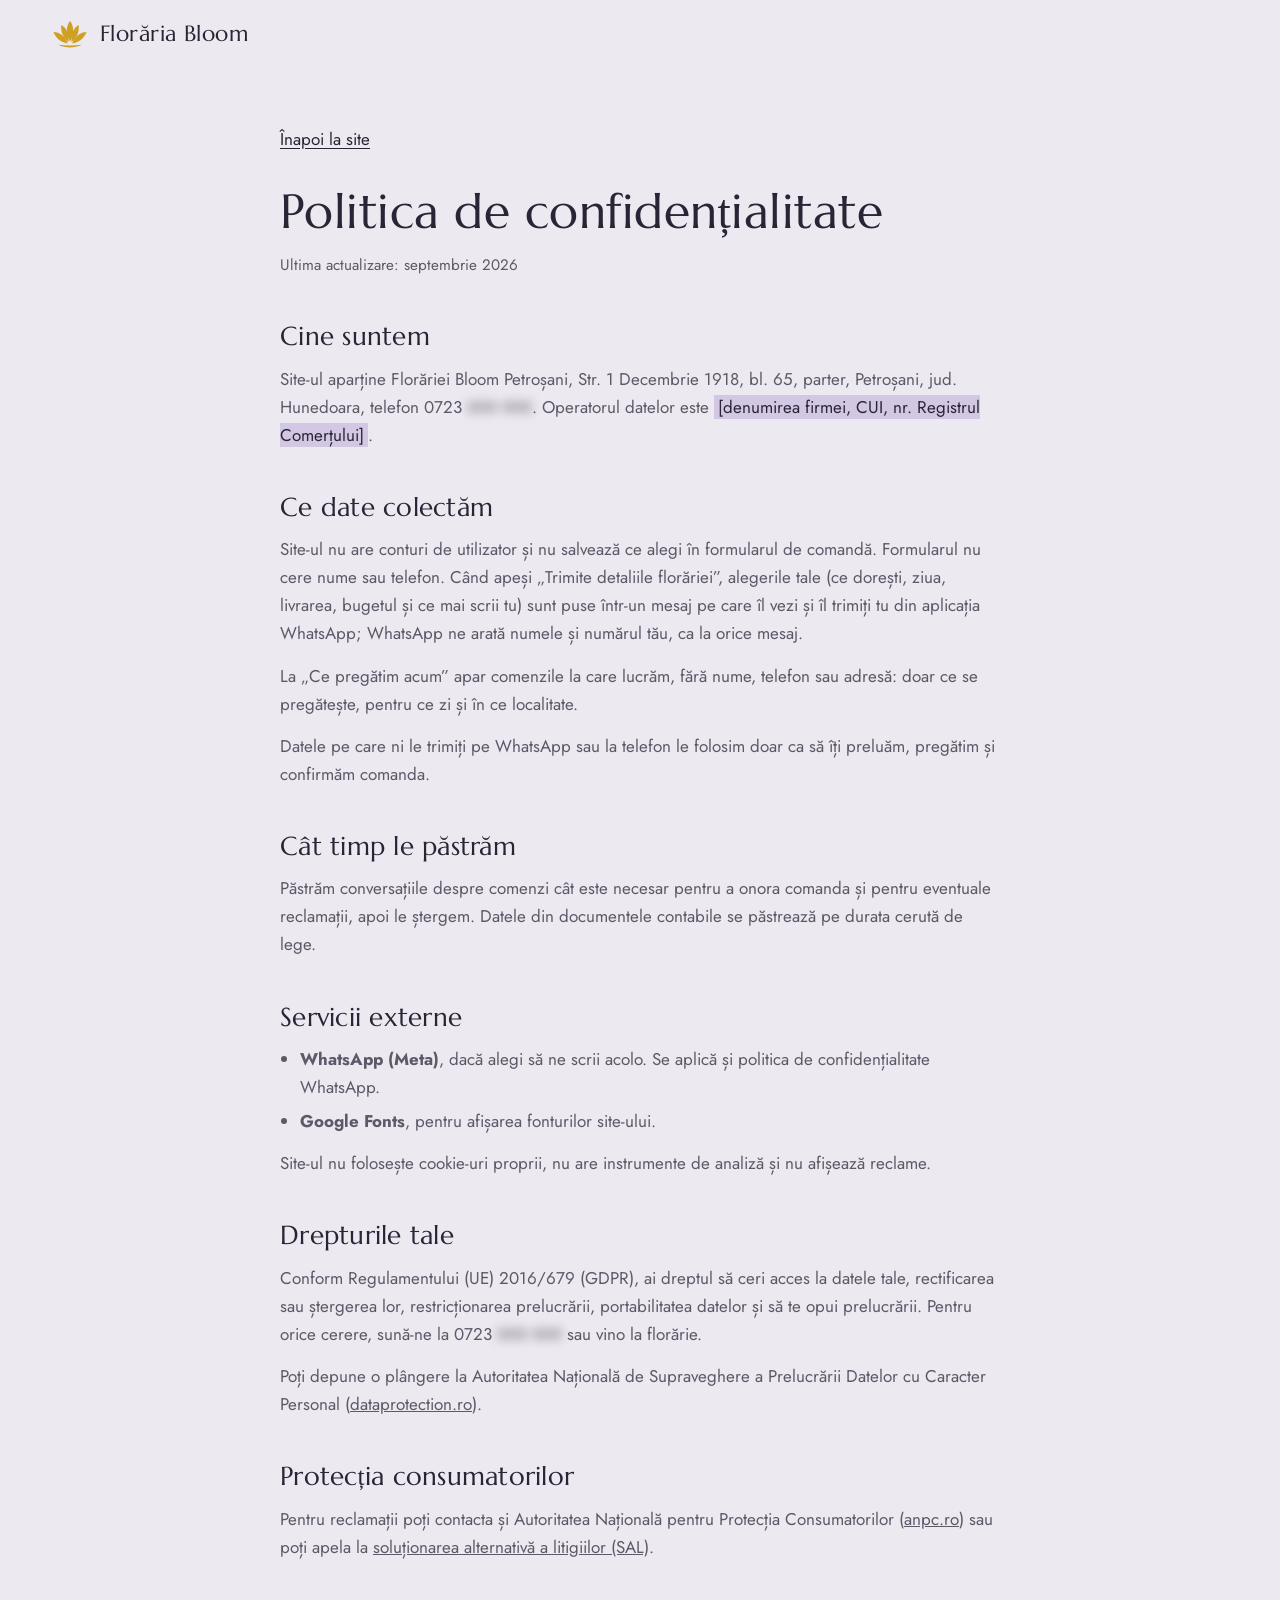
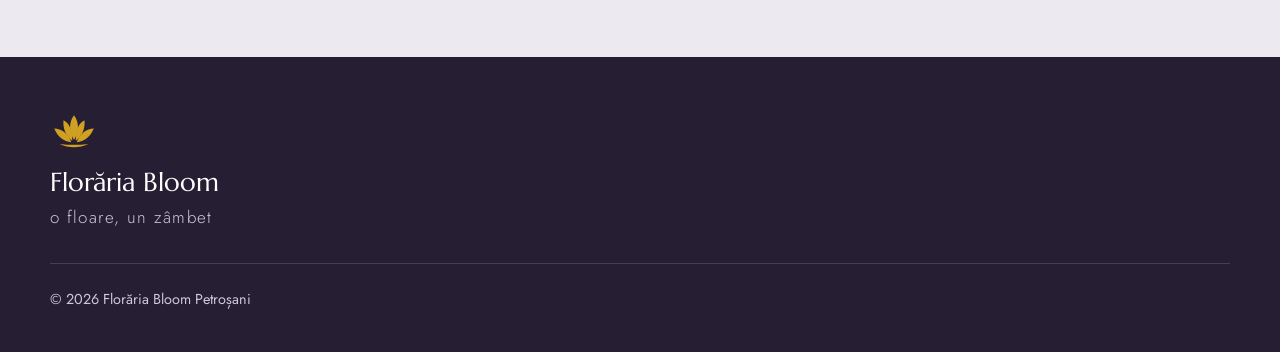
<file: politica-de-confidentialitate.html>
<!doctype html>
<html lang="ro">
<head>
  <meta charset="utf-8">
  <meta name="viewport" content="width=device-width, initial-scale=1">
  <title>Politica de confidențialitate | Florăria Bloom Petroșani</title>
  <meta name="description" content="Cum folosește Florăria Bloom Petroșani datele personale transmise prin site.">
  <meta name="robots" content="noindex">
  <link rel="icon" href="img/lotus.svg" type="image/svg+xml">
  <link rel="preconnect" href="https://fonts.googleapis.com">
  <link rel="preconnect" href="https://fonts.gstatic.com" crossorigin>
  <link href="https://fonts.googleapis.com/css2?family=Jost:wght@300;400;500&family=Marcellus&display=swap" rel="stylesheet">
  <link rel="stylesheet" href="css/style.css">
  <style>
    .legal { padding-block: 56px 96px; }
    .legal .wrap { max-width: 720px; }
    .legal h1 { font-size: clamp(2.2rem, 5vw, 3rem); margin-bottom: 12px; }
    .legal h2 { font-size: 1.6rem; margin-top: 44px; }
    .legal p, .legal li { color: var(--ink-soft); }
    .legal p { margin-top: 14px; }
    .legal ul { padding-left: 1.2em; margin: 14px 0 0; }
    .legal li + li { margin-top: 6px; }
    .legal .updated { font-size: .95rem; }
    .todo { background: var(--lilac-deep); color: var(--ink); padding: 0 4px; }
    .back { display: inline-block; margin-bottom: 32px; text-underline-offset: 3px; }
  </style>
</head>
<body>
  <header class="site-header">
    <div class="wrap header-inner">
      <a class="brand" href="index.html">
        <img src="img/lotus.svg" alt="" width="40" height="30">
        <span>Florăria Bloom</span>
      </a>
    </div>
  </header>

  <main class="legal">
    <div class="wrap">
      <a class="back" href="index.html">Înapoi la site</a>
      <h1>Politica de confidențialitate</h1>
      <p class="updated">Ultima actualizare: septembrie 2026</p>

      <h2>Cine suntem</h2>
      <p>Site-ul aparține Florăriei Bloom Petroșani, Str. 1 Decembrie 1918, bl. 65, parter, Petroșani, jud. Hunedoara, telefon 0723 <span class="redact" aria-hidden="true">000 000</span>. Operatorul datelor este <span class="todo">[denumirea firmei, CUI, nr. Registrul Comerțului]</span>.</p>

      <h2>Ce date colectăm</h2>
      <p>Site-ul nu are conturi de utilizator și nu salvează ce alegi în formularul de comandă. Formularul nu cere nume sau telefon. Când apeși „Trimite detaliile florăriei”, alegerile tale (ce dorești, ziua, livrarea, bugetul și ce mai scrii tu) sunt puse într-un mesaj pe care îl vezi și îl trimiți tu din aplicația WhatsApp; WhatsApp ne arată numele și numărul tău, ca la orice mesaj.</p>
      <p>La „Ce pregătim acum” apar comenzile la care lucrăm, fără nume, telefon sau adresă: doar ce se pregătește, pentru ce zi și în ce localitate.</p>
      <p>Datele pe care ni le trimiți pe WhatsApp sau la telefon le folosim doar ca să îți preluăm, pregătim și confirmăm comanda.</p>

      <h2>Cât timp le păstrăm</h2>
      <p>Păstrăm conversațiile despre comenzi cât este necesar pentru a onora comanda și pentru eventuale reclamații, apoi le ștergem. Datele din documentele contabile se păstrează pe durata cerută de lege.</p>

      <h2>Servicii externe</h2>
      <ul>
        <li><strong>WhatsApp (Meta)</strong>, dacă alegi să ne scrii acolo. Se aplică și politica de confidențialitate WhatsApp.</li>
        <li><strong>Google Fonts</strong>, pentru afișarea fonturilor site-ului.</li>
      </ul>
      <p>Site-ul nu folosește cookie-uri proprii, nu are instrumente de analiză și nu afișează reclame.</p>

      <h2>Drepturile tale</h2>
      <p>Conform Regulamentului (UE) 2016/679 (GDPR), ai dreptul să ceri acces la datele tale, rectificarea sau ștergerea lor, restricționarea prelucrării, portabilitatea datelor și să te opui prelucrării. Pentru orice cerere, sună-ne la 0723 <span class="redact" aria-hidden="true">000 000</span> sau vino la florărie.</p>
      <p>Poți depune o plângere la Autoritatea Națională de Supraveghere a Prelucrării Datelor cu Caracter Personal (<a href="https://www.dataprotection.ro/" rel="noopener" target="_blank">dataprotection.ro</a>).</p>

      <h2>Protecția consumatorilor</h2>
      <p>Pentru reclamații poți contacta și Autoritatea Națională pentru Protecția Consumatorilor (<a href="https://anpc.ro/" rel="noopener" target="_blank">anpc.ro</a>) sau poți apela la <a href="https://anpc.ro/ce-este-sal/" rel="noopener" target="_blank">soluționarea alternativă a litigiilor (SAL)</a>.</p>
    </div>
  </main>

  <footer class="site-footer">
    <div class="wrap footer-inner">
      <div class="footer-brand">
        <img src="img/lotus.svg" alt="" width="48" height="36">
        <p class="footer-name">Florăria Bloom</p>
        <p class="footer-tag">o floare, un zâmbet</p>
      </div>
      <p class="footer-copy">© 2026 Florăria Bloom Petroșani</p>
    </div>
  </footer>
  <script src="maintenance.js?v=1" defer data-brand="Florăria Bloom" data-bg="#261E33" data-fg="#F8F7FA" data-accent="#CFA021" data-font="Jost, system-ui, sans-serif" data-display="Marcellus, Georgia, serif"></script>
</body>
</html>
</file>
<file: css/style.css>
:root {
  --ink: #2B2436;
  --ink-soft: #5E5869;
  --plum: #4B3462;
  --plum-hover: #5E427A;
  --plum-deep: #261E33;
  --mauve: #7A5494;
  --lilac: #E4DDEE;
  --lilac-deep: #D3C8E3;
  --mist: #ECEAF0;
  --card: #F8F7FA;
  --line: #CFCAD8;
  --gold: #CFA021;
  --gold-text: #8A6A08;
  --dusk: #E6D5DF;
  --error: #A33A5E;

  --display: "Marcellus", Georgia, serif;
  --body: "Jost", system-ui, sans-serif;

  --wrap: 1180px;
  --gutter: clamp(16px, 4vw, 40px);
  --section: clamp(64px, 9vw, 120px);
  --header-h: 68px;
  --lift: 0 30px 60px -32px rgba(38, 30, 51, .45);
}

*, *::before, *::after { box-sizing: border-box; }

html { scroll-behavior: smooth; scroll-padding-top: calc(var(--header-h) + 12px); }

body {
  margin: 0;
  background: var(--mist);
  color: var(--ink);
  font: 400 1.0625rem/1.65 var(--body);
  -webkit-font-smoothing: antialiased;
  overflow-x: hidden;
}

img { display: block; max-width: 100%; height: auto; }
a { color: inherit; }
button, input, select, textarea { font: inherit; color: inherit; }

h1, h2, h3 {
  font-family: var(--display);
  font-weight: 400;
  line-height: 1.12;
  margin: 0;
  letter-spacing: 0.01em;
}
h2 { font-size: clamp(2rem, 4.2vw, 3rem); }
h3 { font-size: 1.45rem; }
p { margin: 0; }

.wrap { width: min(100% - 2 * var(--gutter), var(--wrap)); margin-inline: auto; }

.sr-only {
  position: absolute; width: 1px; height: 1px; overflow: hidden;
  clip: rect(0 0 0 0); white-space: nowrap;
}

.skip {
  position: absolute; left: 12px; top: -60px; z-index: 100;
  background: var(--plum); color: #fff; padding: 10px 16px; border-radius: 6px;
}
.skip:focus { top: 12px; }

:focus-visible { outline: 2px solid var(--mauve); outline-offset: 3px; }

/* Buttons */
.btn {
  display: inline-flex; align-items: center; justify-content: center;
  min-height: 48px; padding: 0 26px;
  border-radius: 999px; border: 1.5px solid var(--plum);
  font-weight: 500; font-size: 1rem; text-decoration: none; cursor: pointer;
  transition: background-color .2s, color .2s;
}
.btn-primary { background: var(--plum); color: #fff; }
.btn-primary:hover { background: var(--plum-hover); border-color: var(--plum-hover); }
.btn-ghost { background: transparent; color: var(--plum); }
.btn-ghost:hover { background: var(--plum); color: #fff; }
.btn-block { width: 100%; }

/* Header */
.site-header {
  position: sticky; top: 0; z-index: 50;
  background: rgba(236, 234, 240, .88);
  backdrop-filter: blur(12px);
  border-bottom: 1px solid transparent;
  transition: border-color .2s;
}
.site-header.scrolled { border-bottom-color: var(--line); }
.header-inner { display: flex; align-items: center; justify-content: space-between; height: var(--header-h); }

.brand { display: flex; align-items: center; gap: 10px; text-decoration: none; }
.brand span { font-family: var(--display); font-size: 1.35rem; letter-spacing: .02em; }

.nav { display: flex; align-items: center; gap: 30px; }
.nav a { text-decoration: none; font-size: .98rem; }
.nav a:not(.nav-call):hover { color: var(--mauve); }
.nav-call {
  border: 1.5px solid var(--plum); border-radius: 999px; padding: 8px 18px; font-weight: 500; color: var(--plum);
}
.nav-call:hover { background: var(--plum); color: #fff; }

.nav-toggle { display: none; }

/* Hero */
.hero {
  position: relative;
  min-height: min(880px, calc(100vh - var(--header-h)));
  display: grid; place-items: center;
  padding: 80px var(--gutter);
  background:
    radial-gradient(60% 55% at 50% 45%, rgba(248, 247, 250, .7), transparent 70%),
    linear-gradient(165deg, var(--lilac) 0%, #DAD6E2 55%, #CBC6D6 100%);
  overflow: hidden;
}

.hero-petals { position: absolute; inset: 0; }
.petal {
  position: absolute;
  width: clamp(170px, 17vw, 250px);
  aspect-ratio: 4 / 5; object-fit: cover;
  border-radius: 999px 999px 14px 14px;
  border: 6px solid var(--card);
  box-shadow: 0 18px 40px -18px rgba(38, 30, 51, .55);
  transform: translate(var(--px, 0px), var(--py, 0px)) rotate(var(--r));
  animation: bloom 1.1s cubic-bezier(.2, .8, .2, 1) both;
  animation-delay: var(--d);
}
.p1 { top: 7%;  left: 4%;  --r: -8deg; --d: .05s; }
.p2 { top: 44%; left: -1%; --r: 5deg;  --d: .15s; }
.p3 { bottom: -9%; left: 17%; --r: -3deg; --d: .25s; }
.p4 { top: 5%;  right: 5%;  --r: 7deg;  --d: .1s; }
.p5 { top: 45%; right: -1%; --r: -5deg; --d: .2s; }
.p6 { bottom: -10%; right: 18%; --r: 4deg; --d: .3s; }

@keyframes bloom {
  from { opacity: 0; transform: translate(calc(50vw - 50%), 20%) rotate(0deg) scale(.6); }
}
.p4, .p5, .p6 { animation-name: bloom-right; }
@keyframes bloom-right {
  from { opacity: 0; transform: translate(calc(-50vw + 50%), 20%) rotate(0deg) scale(.6); }
}

.hero-card {
  position: relative; z-index: 2;
  width: min(100%, 600px);
  padding: clamp(40px, 6vw, 64px) clamp(24px, 5vw, 60px);
  background: var(--card);
  text-align: center;
  box-shadow: var(--lift);
  transform: scale(var(--hs, 1));
  opacity: var(--ho, 1);
  animation: card-in .9s cubic-bezier(.2, .8, .2, 1) both;
}
@keyframes card-in {
  from { opacity: 0; transform: scale(.94); }
}
.hero-lotus { margin: 0 auto 18px; width: 84px; }
.hero h1 { font-size: clamp(2.7rem, 6.4vw, 4.6rem); letter-spacing: .015em; }
.tagline {
  margin-top: 10px;
  font-weight: 300; font-size: clamp(1.1rem, 2vw, 1.35rem); letter-spacing: .08em;
  color: var(--mauve);
}
.hero-lead { margin: 26px auto 0; max-width: 36ch; color: var(--ink-soft); }
.hero-actions { margin-top: 32px; display: flex; flex-wrap: wrap; gap: 12px; justify-content: center; }

.status {
  display: inline-flex; align-items: center; gap: 8px; flex-wrap: wrap; justify-content: center;
  margin-top: 18px; padding: 6px 14px; border-radius: 999px;
  background: var(--mist); font-size: .92rem; color: var(--ink-soft);
}
.status[hidden] { display: none; }
.status .dot { width: 8px; height: 8px; border-radius: 50%; background: #B7AFC4; flex: none; }
.status.is-open { color: #2F5B3C; background: #E3EEE4; }
.status.is-open .dot { background: #3C8A55; box-shadow: 0 0 0 0 rgba(60, 138, 85, .5); animation: pulse 2.2s infinite; }
@keyframes pulse { 70% { box-shadow: 0 0 0 8px rgba(60, 138, 85, 0); } 100% { box-shadow: 0 0 0 0 rgba(60, 138, 85, 0); } }
.draft {
  display: inline-block; margin-left: 4px; padding: 1px 8px; border-radius: 999px;
  border: 1px dashed currentColor; font-size: .75rem; font-weight: 500; opacity: .75; white-space: nowrap;
}

.scroll-cue {
  position: absolute; left: 50%; bottom: 22px; z-index: 3; translate: -50% 0;
  width: 26px; height: 42px; border: 1.5px solid var(--plum); border-radius: 999px; opacity: .6;
}
.scroll-cue span {
  position: absolute; left: 50%; top: 8px; width: 4px; height: 8px; margin-left: -2px;
  border-radius: 2px; background: var(--plum); animation: cue 1.8s ease-in-out infinite;
}
@keyframes cue { 0% { transform: translateY(0); opacity: 0; } 30% { opacity: 1; } 100% { transform: translateY(14px); opacity: 0; } }

/* Facts strip */
.facts { background: var(--plum-deep); color: #fff; }
.facts-inner {
  display: grid; grid-template-columns: repeat(4, 1fr); gap: 28px;
  padding-block: 26px; font-size: .97rem; color: #CFC7DC;
}
.facts strong { color: #fff; font-weight: 500; display: block; }
.facts a { color: #fff; text-underline-offset: 3px; }

/* Scroll focus: JS sets --s and --o from distance to the viewport centre */
.js-focus .focus {
  transform: scale(var(--s, 1));
  opacity: var(--o, 1);
  transform-origin: 50% 50%;
  will-change: transform, opacity;
}

/* Sections */
.section { padding-block: var(--section); }
.section-head { max-width: 640px; margin-bottom: 40px; }
.section-head p { margin-top: 16px; color: var(--ink-soft); }

/* Rails (horizontal rows, streaming-style) */
.section-flush { padding-bottom: calc(var(--section) * .6); }
.rail { margin-top: 44px; }
.rail-head { display: flex; align-items: center; justify-content: space-between; gap: 16px; margin-bottom: 18px; }
.rail-head h3 { font-size: clamp(1.5rem, 2.4vw, 1.9rem); }
.rail-nav { display: flex; gap: 8px; }
.rail-static .rail-nav { visibility: hidden; }
.rail-btn {
  width: 44px; height: 44px; border-radius: 50%; border: 1.5px solid var(--line);
  background: var(--card); color: var(--plum); font-size: 1.5rem; line-height: 1; cursor: pointer;
  transition: background-color .2s, color .2s, border-color .2s, opacity .2s;
}
.rail-btn:hover:not(:disabled) { background: var(--plum); border-color: var(--plum); color: #fff; }
.rail-btn:disabled { opacity: .35; cursor: default; }
.rail-track {
  list-style: none; margin: 0;
  display: grid; grid-auto-flow: column; grid-auto-columns: clamp(230px, 27vw, 340px);
  gap: clamp(16px, 2vw, 28px);
  overflow-x: auto; overscroll-behavior-x: contain;
  scroll-snap-type: x mandatory; scroll-behavior: smooth; scrollbar-width: none;
  padding: 14px max(var(--gutter), calc((100vw - var(--wrap)) / 2)) 30px;
  scroll-padding-inline: max(var(--gutter), calc((100vw - var(--wrap)) / 2));
}
.rail-track::-webkit-scrollbar { display: none; }
.rail-track > li { scroll-snap-align: start; }
.rail-track figure { margin: 0; transition: transform .45s cubic-bezier(.2, .8, .2, 1); }
.rail-track li:hover figure, .rail-track li:focus-within figure { transform: translateY(-6px); }
.zoom {
  position: relative; display: block; width: 100%; padding: 0; border: 0; background: var(--lilac);
  cursor: zoom-in; overflow: hidden; border-radius: 999px 999px 10px 10px;
  box-shadow: 0 22px 40px -30px rgba(38, 30, 51, .6);
  transition: box-shadow .45s;
}
.rail-track li:hover .zoom, .rail-track li:focus-within .zoom { box-shadow: 0 34px 50px -28px rgba(38, 30, 51, .7); }
.zoom img { width: 100%; aspect-ratio: 4 / 5; object-fit: cover; transition: transform .7s cubic-bezier(.2, .8, .2, 1); }
.zoom:hover img, .zoom:focus-visible img { transform: scale(1.06); }
.rail-track figcaption { display: grid; gap: 2px; padding: 16px 4px 0; }
.item-name { font-family: var(--display); font-size: 1.3rem; }
.item-desc { font-size: .95rem; color: var(--ink-soft); }
.ask {
  justify-self: start; margin-top: 8px; font-weight: 500; font-size: .95rem;
  color: var(--mauve); text-underline-offset: 4px;
}

/* Two worlds */
.worlds {
  display: grid; grid-template-columns: 1fr minmax(300px, 420px) 1fr;
  background: linear-gradient(90deg, var(--dusk) 0 50%, #DEDCE4 50% 100%);
  overflow: hidden;
}
.world { padding: clamp(40px, 6vw, 80px) clamp(20px, 3vw, 48px); display: grid; align-content: center; gap: 16px; }
.world img {
  width: 100%; max-width: 360px; aspect-ratio: 4 / 5; object-fit: cover;
  border-radius: 999px 999px 10px 10px; border: 6px solid var(--card); justify-self: center;
  box-shadow: var(--lift);
}
.world p { text-align: center; font-family: var(--display); font-size: 1.2rem; max-width: 28ch; justify-self: center; }
.worlds-text {
  align-self: center; background: var(--card); padding: clamp(32px, 4vw, 48px);
  text-align: center; box-shadow: var(--lift);
}
.worlds-text p { margin-top: 16px; color: var(--ink-soft); }
.worlds-text .worlds-q { font-family: var(--display); font-size: 1.35rem; color: var(--mauve); margin-bottom: 26px; }

/* Stories */
.stories-section { padding-top: clamp(48px, 7vw, 88px); }
.stories-head { display: flex; flex-wrap: wrap; align-items: baseline; justify-content: space-between; gap: 8px 24px; }
.stories-head h2 { font-size: clamp(1.7rem, 3vw, 2.3rem); }
.stories-head p { color: var(--ink-soft); }
.stories {
  list-style: none; margin: 26px 0 0; padding: 8px 4px 10px;
  display: flex; gap: clamp(14px, 2.6vw, 30px); overflow-x: auto; scrollbar-width: none;
}
.stories::-webkit-scrollbar { display: none; }
.story-ring {
  display: grid; justify-items: center; gap: 10px; padding: 0; border: 0; background: none; cursor: pointer;
  font-size: .92rem; color: var(--ink);
}
.story-ring img {
  width: clamp(76px, 9vw, 96px); aspect-ratio: 1; object-fit: cover; border-radius: 50%;
  border: 3px solid var(--mist);
  box-shadow: 0 0 0 3px var(--mauve), 0 0 0 5px var(--gold);
  transition: transform .35s cubic-bezier(.2, .8, .2, 1), box-shadow .3s;
}
.story-ring:hover img, .story-ring:focus-visible img { transform: scale(1.07); }
.story-ring.seen img { box-shadow: 0 0 0 3px var(--line); }

.story {
  width: min(100vw, 430px); height: min(100dvh, 860px); max-width: 100vw; max-height: 100dvh;
  padding: 0; border: 0; background: transparent; overflow: hidden;
}
.story::backdrop { background: rgba(20, 14, 26, .92); backdrop-filter: blur(6px); }
.story[open] { animation: lb-in .35s cubic-bezier(.2, .8, .2, 1); }
.story-frame {
  position: relative; height: 100%; overflow: hidden; border-radius: 16px;
  background: var(--story-bg, var(--plum-deep)); color: #fff; transition: background-color .5s;
  display: grid; grid-template-rows: auto auto 1fr auto; user-select: none;
}
.story-blur { position: absolute; inset: -30px; width: calc(100% + 60px); height: calc(100% + 60px); max-width: none; object-fit: cover; filter: blur(34px) saturate(1.2); opacity: .45; }
.story-bars { position: relative; z-index: 2; display: flex; gap: 4px; padding: 12px 12px 0; }
.story-bar { flex: 1; height: 3px; border-radius: 2px; background: rgba(255,255,255,.3); overflow: hidden; }
.story-bar i { display: block; height: 100%; background: #fff; transform: scaleX(0); transform-origin: left; }
.story-top { position: relative; z-index: 2; display: flex; align-items: center; gap: 10px; padding: 12px 56px 0 14px; font-size: .95rem; }
.story-top img { width: 32px; height: 32px; padding: 5px; border-radius: 50%; background: #fff; }
.story-top strong { font-weight: 500; }
.story-top span { opacity: .75; }
.story-img { position: relative; z-index: 1; align-self: center; justify-self: center; width: 100%; height: 100%; min-height: 0; object-fit: contain; padding: 14px 0; }
.story-caption { position: relative; z-index: 3; padding: 18px 20px 24px; background: linear-gradient(transparent, rgba(0,0,0,.45)); }
.story-title { font-family: var(--display); font-size: 1.5rem; }
.story-text { margin-top: 6px; opacity: .85; font-size: .98rem; }
.btn-light { margin-top: 16px; width: 100%; background: #fff; color: var(--plum); border-color: #fff; }
.btn-light:hover { background: var(--lilac); }
.story-close {
  position: absolute; top: 18px; right: 10px; z-index: 4; width: 40px; height: 40px; border: 0; border-radius: 50%;
  background: rgba(0,0,0,.25); color: #fff; font-size: 1.6rem; line-height: 1; cursor: pointer;
}

/* Delivery: the van drives the road while the section is pinned */
.delivery { position: relative; background: linear-gradient(180deg, var(--mist), var(--lilac) 60%, var(--mist)); }
.drive { padding-block: var(--section); }
.drive-head { display: grid; grid-template-columns: 1fr auto; gap: 24px 48px; align-items: end; }
.drive-head p { margin-top: 16px; max-width: 52ch; color: var(--ink-soft); }
.countdown {
  min-width: 260px; padding: 18px 22px; background: var(--plum-deep); color: #fff;
  box-shadow: var(--lift); border-radius: 4px 24px 4px 24px;
}
.countdown-label { display: block; font-size: .85rem; letter-spacing: .06em; color: #CFC7DC; }
.countdown-value { display: block; margin-top: 4px; font-family: var(--display); font-weight: 400; font-size: 2rem; line-height: 1.1; color: #F2D98A; font-variant-numeric: tabular-nums; }
.countdown-note { display: block; margin-top: 6px; font-size: .9rem; color: #E4DDEE; max-width: 32ch; }
.countdown .draft { color: #CFC7DC; }

.road { margin-top: clamp(16px, 3vw, 36px); }
.road-svg { display: block; width: 100%; height: auto; overflow: visible; }
.road-base { fill: none; stroke: #CFC7DC; stroke-width: 26; stroke-linecap: round; }
.road-dash { fill: none; stroke: #fff; stroke-width: 2; stroke-dasharray: 14 16; stroke-linecap: round; opacity: .8; }
.road-done { fill: none; stroke: var(--gold); stroke-width: 4; stroke-linecap: round; }
.van { filter: drop-shadow(0 8px 8px rgba(38, 30, 51, .25)); }

.zones {
  list-style: none; margin: 18px 0 0; padding: 0;
  display: grid; grid-template-columns: repeat(7, 1fr); gap: 12px;
}
.zones li {
  display: grid; align-content: start; gap: 2px; padding: 14px 14px 16px; background: var(--card);
  border: 1.5px solid var(--line); border-radius: 12px;
  opacity: .55; transform: translateY(6px);
  transition: opacity .4s, transform .4s cubic-bezier(.2, .8, .2, 1), border-color .3s, box-shadow .3s;
}
.zones li.reached { opacity: 1; transform: none; }
.zones li.current { border-color: var(--plum); box-shadow: var(--lift); }
.zone-name { font-family: var(--display); font-size: 1.12rem; line-height: 1.2; }
.zone-price { margin-top: 6px; font-weight: 500; font-size: 1.15rem; color: var(--plum); }
.zone-time { font-size: .9rem; color: var(--ink-soft); }
.zones-note { margin-top: 18px; font-size: .95rem; color: var(--ink-soft); }

@media (min-width: 1001px) and (min-height: 700px) {
  .delivery { height: 250vh; }
  .drive { position: sticky; top: var(--header-h); height: calc(100vh - var(--header-h)); display: flex; align-items: center; padding-block: 20px; }
  .drive-inner { width: min(100% - 2 * var(--gutter), var(--wrap)); }
  .road-svg { max-height: 34vh; }
}

/* Segmented control (pickup / delivery) */
.segmented { position: relative; margin: 0; padding: 4px; border: 0; display: grid; grid-template-columns: 1fr 1fr; gap: 4px; background: var(--mist); border-radius: 999px; }
.segmented legend { position: absolute; width: 1px; height: 1px; overflow: hidden; clip: rect(0 0 0 0); }
.segmented label { position: relative; cursor: pointer; }
.segmented input { position: absolute; opacity: 0; }
.segmented span {
  display: block; padding: 11px 12px; border-radius: 999px; text-align: center; font-weight: 500; font-size: .95rem;
  transition: background-color .25s, color .25s, box-shadow .25s;
}
.segmented input:checked + span { background: var(--plum); color: #fff; box-shadow: 0 6px 14px -8px rgba(38, 30, 51, .7); }
.segmented input:focus-visible + span { outline: 2px solid var(--mauve); outline-offset: 2px; }
.delivery-fields { display: grid; gap: 20px; padding: 18px; border-radius: 10px; background: var(--mist); }
.delivery-fields[hidden] { display: none; }
.hint { color: var(--gold-text); font-size: .9rem; }
.hint[hidden] { display: none; }

/* Opening hours */
.hours { margin-top: 30px; }
.hours h3 { font-size: 1.25rem; margin-bottom: 10px; }
.hours-table { width: 100%; max-width: 360px; border-collapse: collapse; font-size: .98rem; }
.hours-table th { text-align: left; font-weight: 400; padding: 7px 0; }
.hours-table td { text-align: right; padding: 7px 0; font-variant-numeric: tabular-nums; }
.hours-table tr + tr th, .hours-table tr + tr td { border-top: 1px solid var(--line); }
.hours-table tr.today th, .hours-table tr.today td { font-weight: 500; color: var(--plum); }
.hours-table small { margin-left: 6px; padding: 1px 7px; border-radius: 999px; background: var(--lilac); font-size: .75rem; }
.draft-caption { caption-side: bottom; text-align: left; padding-top: 8px; font-size: .85rem; color: var(--ink-soft); }
.status-dark { margin-top: 14px; }
.map-open { position: absolute; left: 16px; bottom: 16px; }

/* Stories: pause, visible arrows, paused badge */
.story-nav {
  position: absolute; top: 50%; z-index: 3; translate: 0 -50%;
  width: 38px; height: 38px; border: 0; border-radius: 50%;
  background: rgba(255,255,255,.18); color: #fff; font-size: 1.5rem; line-height: 1; cursor: pointer;
  backdrop-filter: blur(4px); transition: background-color .2s;
}
.story-nav:hover { background: rgba(255,255,255,.32); }
.story-prev { left: 8px; }
.story-next { right: 8px; }
.story-pause {
  position: absolute; top: 18px; right: 56px; z-index: 4; width: 40px; height: 40px; border: 0; border-radius: 50%;
  display: grid; place-items: center; background: rgba(0,0,0,.25); color: #fff; cursor: pointer;
}
.story-pause svg { fill: currentColor; }
.story-pause .i-play { display: none; }
.is-paused .story-pause .i-play { display: block; }
.is-paused .story-pause .i-pause { display: none; }
.story-top { padding-right: 104px; }
.story-paused {
  position: absolute; left: 50%; top: 45%; z-index: 3; translate: -50% -50%;
  width: 72px; height: 72px; border-radius: 50%; display: grid; place-items: center;
  background: rgba(0,0,0,.35); color: #fff; opacity: 0; scale: .8; pointer-events: none;
  transition: opacity .2s, scale .2s;
}
.story-paused svg { fill: currentColor; }
.is-paused .story-paused { opacity: 1; scale: 1; }
.story-frame { touch-action: pan-y; cursor: pointer; }

/* Accessories bento */
.bento {
  list-style: none; margin: 0; padding: 0;
  display: grid; grid-template-columns: repeat(4, 1fr); grid-auto-rows: 240px; gap: 18px;
}
.bento > li {
  position: relative; overflow: hidden; border-radius: 18px; background: var(--lilac);
  box-shadow: 0 22px 40px -30px rgba(38, 30, 51, .6);
}
.bento .b-wide { grid-column: span 2; }
.bento .b-tall { grid-row: span 2; }
.bento img { width: 100%; height: 100%; object-fit: cover; transition: transform .8s cubic-bezier(.2, .8, .2, 1); }
.bento > li:hover img { transform: scale(1.06); }
.b-text {
  position: absolute; inset: auto 0 0 0; padding: 60px 20px 18px; color: #fff;
  background: linear-gradient(transparent, rgba(38, 30, 51, .82));
}
.b-text h3 { font-size: 1.35rem; }
.b-text p { margin-top: 4px; font-size: .93rem; color: #EDE7F5; max-width: 34ch; }
.bento .b-cta {
  display: flex; flex-direction: column; justify-content: center; gap: 10px; padding: 24px;
  background: var(--plum); color: #fff;
}
.b-cta h3 { font-size: 1.45rem; }
.b-cta p { font-size: .95rem; color: #E4DDEE; }
.b-cta .btn-light { margin-top: 6px; width: auto; align-self: flex-start; }
.fine-note { margin-top: 16px; font-size: .88rem; color: var(--ink-soft); }

/* Plant room */
.greenroom { position: relative; overflow: hidden; color: #fff; background: #1E2A1F; isolation: isolate; }
.greenroom-media { position: absolute; inset: 0; z-index: -1; }
.greenroom-media img { width: 100%; height: 100%; object-fit: cover; transform: scale(1.12); transform-origin: 50% 40%; will-change: transform; }
.greenroom-media::after {
  content: ""; position: absolute; inset: 0;
  background: linear-gradient(100deg, rgba(20, 28, 22, .92) 0%, rgba(20, 28, 22, .78) 45%, rgba(38, 30, 51, .55) 100%);
}
.greenroom-inner { display: grid; grid-template-columns: 5fr 7fr; gap: clamp(32px, 5vw, 72px); align-items: center; padding-block: var(--section); }
.greenroom-intro p { margin-top: 18px; color: #DDE6DA; max-width: 46ch; }
.climate { background: rgba(248, 247, 250, .96); color: var(--ink); border-radius: 22px; padding: 18px; box-shadow: 0 40px 80px -40px rgba(0,0,0,.6); }
.climate-tabs { display: flex; flex-wrap: wrap; gap: 8px; padding: 4px; }
.climate-tabs button {
  border: 1.5px solid var(--line); background: #fff; border-radius: 999px; padding: 8px 16px;
  font-size: .92rem; cursor: pointer; transition: background-color .2s, color .2s, border-color .2s;
}
.climate-tabs button:hover { border-color: var(--plum); }
.climate-tabs button[aria-selected="true"] { background: var(--plum); border-color: var(--plum); color: #fff; }
.climate-panel { display: grid; grid-template-columns: 200px 1fr; gap: 22px; margin-top: 16px; align-items: start; }
.climate-panel.swap .climate-img, .climate-panel.swap .climate-body { animation: swap-in .5s cubic-bezier(.2, .8, .2, 1); }
@keyframes swap-in { from { opacity: 0; transform: translateY(10px); } }
.climate-img { width: 100%; aspect-ratio: 4 / 5; object-fit: cover; border-radius: 999px 999px 12px 12px; }
.climate-body h3 { font-size: 1.4rem; }
.climate-body p { margin-top: 8px; color: var(--ink-soft); font-size: .98rem; }
.thermo { margin-top: 20px; }
.thermo-scale {
  position: relative; height: 14px; border-radius: 999px;
  background: linear-gradient(90deg, #8FB7E8 0%, #BFD6C2 30%, #F2D98A 65%, #E8906A 100%);
}
.thermo-band {
  position: absolute; top: -5px; bottom: -5px; border-radius: 999px;
  border: 3px solid var(--plum); background: rgba(75, 52, 98, .18);
  transition: left .7s cubic-bezier(.2, .8, .2, 1), width .7s cubic-bezier(.2, .8, .2, 1);
}
.thermo-ticks { display: flex; justify-content: space-between; margin-top: 8px; font-size: .78rem; color: var(--ink-soft); font-variant-numeric: tabular-nums; }
.climate-stats { margin: 16px 0 0; display: grid; grid-template-columns: repeat(3, 1fr); gap: 10px; }
.climate-stats div { background: var(--mist); border-radius: 12px; padding: 10px 12px; }
.climate-stats dt { font-size: .8rem; color: var(--ink-soft); }
.climate-stats dd { margin: 2px 0 0; font-weight: 500; font-size: 1.05rem; }
.climate-note { margin-top: 12px; font-size: .82rem; color: var(--ink-soft); padding-left: 4px; }

/* Road stops with town names */
.stop circle { fill: var(--card); stroke: var(--line); stroke-width: 3; transition: fill .3s, stroke .3s; }
.stop-label { font: 500 17px var(--body); fill: var(--ink-soft); paint-order: stroke; stroke: var(--mist); stroke-width: 5px; transition: fill .3s; }
.stop.reached circle { fill: var(--plum); stroke: #fff; }
.stop.reached .stop-label { fill: var(--plum); }

/* 3D map */
.map3d-section { padding-block: calc(var(--section) * .7) var(--section); background: var(--mist); }
.map3d-head { max-width: 760px; margin-bottom: 28px; }
.map3d-head p { margin-top: 14px; color: var(--ink-soft); }
.map3d {
  position: relative; height: min(82vh, 780px); min-height: 560px;
  margin-inline: var(--gutter); border-radius: 26px; overflow: hidden;
  background: linear-gradient(160deg, #E4DDEE, #CFC7DC); box-shadow: var(--lift);
}
.map3d > .map3d-canvas { position: absolute; inset: 0; width: auto; height: auto; }
.map3d-loading {
  position: absolute; inset: 0; display: grid; place-content: center; justify-items: center; gap: 12px;
  color: var(--plum); font-family: var(--display); font-size: 1.2rem; text-align: center; padding: 20px;
  transition: opacity .6s; pointer-events: none;
}
.map3d-loading img { animation: breathe 1.8s ease-in-out infinite; }
@keyframes breathe { 50% { transform: scale(1.12); opacity: .7; } }
.map3d-ready .map3d-loading { opacity: 0; }
.map3d-failed .map3d-loading p { font-family: var(--body); font-size: 1rem; }
.map3d-failed .map3d-loading p::after { content: " Harta nu s-a putut încărca acum. Prețurile pe localități sunt mai sus."; }
.map3d-failed .map3d-loading img { animation: none; }

.map3d-panel {
  position: absolute; left: 20px; top: 20px; bottom: 20px; z-index: 2; width: 350px;
  display: flex; flex-direction: column; gap: 16px; padding: 22px;
  background: rgba(248, 247, 250, .92); backdrop-filter: blur(14px); border-radius: 20px;
  box-shadow: 0 30px 60px -30px rgba(38, 30, 51, .55); overflow-y: auto;
}
.map3d-label { font-weight: 500; color: var(--mauve); font-size: .95rem; }
.town-picker { display: grid; grid-template-columns: 1fr 1fr; gap: 8px; }
.town-btn {
  display: flex; flex-direction: column; align-items: flex-start; gap: 0; padding: 10px 12px;
  border: 1.5px solid var(--line); border-radius: 12px; background: #fff; cursor: pointer; text-align: left;
  transition: border-color .2s, background-color .2s, color .2s, transform .2s;
}
.town-btn span { font-family: var(--display); font-size: 1.1rem; }
.town-btn small { font-size: .85rem; color: var(--ink-soft); }
.town-btn:hover { border-color: var(--plum); transform: translateY(-1px); }
.town-btn[aria-pressed="true"] { background: var(--plum); border-color: var(--plum); color: #fff; }
.town-btn[aria-pressed="true"] small { color: #E4DDEE; }
.trip { flex: 1; }
.trip-hint { color: var(--ink-soft); font-size: .95rem; }
.trip-town { font-family: var(--display); font-size: 1.9rem; line-height: 1.1; }
.trip-stats { margin: 12px 0 0; display: grid; grid-template-columns: repeat(3, 1fr); gap: 8px; }
.trip-stats div { background: #fff; border: 1px solid var(--line); border-radius: 12px; padding: 8px 10px; }
.trip-stats dt { font-size: .78rem; color: var(--ink-soft); }
.trip-stats dd { margin: 2px 0 0; font-weight: 500; font-size: 1.05rem; color: var(--plum); }
.trip-note { margin-top: 10px; font-size: .9rem; color: var(--ink-soft); }
.map3d-actions { display: grid; gap: 8px; }
.map3d-actions[hidden] { display: none; }
.map3d-actions .btn { width: 100%; min-height: 44px; }

.mk { font-family: var(--body); }
.mk-shop {
  display: flex; align-items: center; gap: 6px; padding: 6px 12px 6px 8px; border-radius: 999px;
  background: var(--plum-deep); color: #fff; font-size: .85rem; font-weight: 500; white-space: nowrap;
  box-shadow: 0 8px 18px -6px rgba(38, 30, 51, .6);
}
.mk-shop img { width: 24px; height: auto; padding: 3px; border-radius: 50%; background: #fff; }
.mk-town {
  display: grid; justify-items: center; padding: 6px 12px; border: 0; border-radius: 12px; cursor: pointer;
  background: #fff; color: var(--ink); box-shadow: 0 10px 22px -8px rgba(38, 30, 51, .55);
  transition: background-color .2s, color .2s, transform .2s;
}
.mk-town strong { font-family: var(--display); font-weight: 400; font-size: 1rem; line-height: 1.1; }
.mk-town span { font-size: .78rem; color: var(--ink-soft); }
.mk-town::after { content: ""; position: absolute; left: 50%; bottom: -6px; margin-left: -6px; border: 6px solid transparent; border-bottom: 0; border-top-color: #fff; }
.mk-town:hover { transform: translateY(-2px); }
.mk-town.active { background: var(--plum); color: #fff; }
.mk-town.active span { color: #E4DDEE; }
.mk-town.active::after { border-top-color: var(--plum); }
.mk-van { filter: drop-shadow(0 6px 6px rgba(38, 30, 51, .45)); }
.mk-town.arrived { visibility: hidden; }
.mk-town { transition: background-color .2s, color .2s, transform .2s, opacity .3s; }
.van-pop .maplibregl-popup-content {
  display: grid; gap: 2px; padding: 10px 16px; border-radius: 14px; text-align: center;
  background: var(--plum-deep); color: #fff; font-family: var(--body); box-shadow: 0 14px 30px -10px rgba(0,0,0,.5);
}
.van-pop .maplibregl-popup-tip { border-top-color: var(--plum-deep); }
.van-pop strong { font-family: var(--display); font-weight: 400; font-size: 1.1rem; }
.van-pop span { font-size: .85rem; color: #E4DDEE; }
.van-pop.arrived .maplibregl-popup-content { background: var(--gold); color: var(--plum-deep); animation: pop .5s cubic-bezier(.2, 1.4, .4, 1); }
.van-pop.arrived .maplibregl-popup-tip { border-top-color: var(--gold); }
.van-pop.arrived span { color: var(--plum-deep); font-weight: 500; font-size: 1rem; }
@keyframes pop { from { transform: scale(.6); opacity: 0; } }
.maplibregl-ctrl-attrib { font-size: 11px; }
.fps-meter { position: absolute; right: 60px; top: 12px; z-index: 5; padding: 4px 10px; border-radius: 8px; background: rgba(0,0,0,.7); color: #7CFC9A; font: 600 13px/1.4 ui-monospace, monospace; }

/* Steps */
.steps {
  list-style: none; margin: 0; padding: 0; counter-reset: pas;
  display: grid; grid-template-columns: repeat(3, 1fr); gap: 36px;
}
.steps li { counter-increment: pas; border-top: 1.5px solid var(--plum); padding-top: 22px; }
.steps li::before {
  content: counter(pas);
  display: block; margin-bottom: 14px;
  font-family: var(--display); font-size: 3rem; line-height: 1; color: var(--gold-text);
}
.steps p { margin-top: 10px; color: var(--ink-soft); max-width: 34ch; }

/* Order */
.order { background: linear-gradient(180deg, var(--lilac), var(--lilac-deep)); padding-block: var(--section); }
.order-inner { display: grid; grid-template-columns: 5fr 7fr; gap: clamp(32px, 6vw, 80px); align-items: start; }
.order-intro { position: sticky; top: calc(var(--header-h) + 32px); }
.order-intro p { margin-top: 18px; max-width: 42ch; }
.order-intro a { font-weight: 500; }
.order-intro .fine { font-size: .9rem; color: var(--ink-soft); }

.order-form {
  background: var(--card); padding: clamp(24px, 4vw, 44px);
  display: grid; gap: 20px;
  box-shadow: var(--lift);
}
.field-row { display: grid; grid-template-columns: 1fr 1fr; gap: 20px; }
.field { display: grid; gap: 6px; }
.field label { font-weight: 500; font-size: .95rem; }
.opt { font-weight: 400; color: var(--ink-soft); }
.field input, .field select, .field textarea {
  width: 100%; min-height: 48px; padding: 10px 14px;
  border: 1.5px solid var(--line); border-radius: 8px; background: #fff;
}
.field textarea { resize: vertical; }
.field input:focus, .field select:focus, .field textarea:focus { outline: none; border-color: var(--plum); box-shadow: 0 0 0 3px var(--lilac-deep); }
.field [aria-invalid="true"] { border-color: var(--error); }
.error { color: var(--error); font-size: .9rem; }
.error[hidden] { display: none; }

/* Comanda cu atingeri: butoane mari, ușor de nimerit și pentru bunici */
.easy-order { gap: 26px; }
.ask-group { margin: 0; padding: 0; border: 0; display: grid; gap: 12px; min-width: 0; }
.ask-group legend { padding: 0; margin-bottom: 12px; font-family: var(--display); font-size: 1.3rem; display: flex; align-items: center; gap: 10px; flex-wrap: wrap; }
.ask-group legend .opt { font-family: var(--body); font-size: .95rem; }
.ask-n {
  flex: none; width: 30px; height: 30px; border-radius: 50%; display: grid; place-items: center;
  background: var(--plum); color: #fff; font-family: var(--body); font-size: .95rem; font-weight: 500;
}
.pick-tiles { display: grid; grid-template-columns: repeat(4, 1fr); gap: 10px; }
.pick-tile { position: relative; cursor: pointer; display: grid; grid-template-rows: auto auto; border-radius: 12px; overflow: hidden; background: #fff; border: 2px solid var(--line); transition: border-color .2s, box-shadow .2s, transform .2s; }
.pick-tile input, .pick-chips input { position: absolute; opacity: 0; pointer-events: none; }
.pick-tile img, .pick-icon { width: 100%; aspect-ratio: 4 / 5; object-fit: cover; display: block; }
.pick-icon { display: grid; place-items: center; font-size: 2.6rem; color: var(--mauve); background: var(--mist); }
.pick-tile > span:last-child { padding: 9px 6px 10px; text-align: center; font-weight: 500; font-size: .95rem; line-height: 1.2; }
.pick-tile:hover { border-color: var(--mauve); }
.pick-tile:has(input:checked) { border-color: var(--plum); box-shadow: 0 0 0 3px var(--lilac-deep); transform: translateY(-2px); }
.pick-tile:has(input:checked) > span:last-child { background: var(--plum); color: #fff; }
.pick-tile:has(input:checked)::after {
  content: "✓"; position: absolute; top: 8px; right: 8px; width: 28px; height: 28px; border-radius: 50%;
  display: grid; place-items: center; background: var(--plum); color: #fff; font-weight: 600;
}
.pick-tile:has(input:focus-visible), .pick-chips label:has(input:focus-visible) span { outline: 2px solid var(--mauve); outline-offset: 2px; }

.pick-chips { display: flex; flex-wrap: wrap; gap: 8px; }
.pick-chips label { cursor: pointer; flex: 1 1 auto; }
.pick-chips span {
  display: block; min-height: 52px; padding: 13px 18px; border-radius: 12px; text-align: center;
  background: #fff; border: 2px solid var(--line); font-weight: 500; font-size: 1.02rem; line-height: 1.25;
  transition: background-color .2s, border-color .2s, color .2s;
}
.pick-chips span small { display: block; font-weight: 400; font-size: .82rem; opacity: .75; }
.pick-chips label:hover span { border-color: var(--mauve); }
.pick-chips input:checked + span { background: var(--plum); border-color: var(--plum); color: #fff; }
.pick-two label { flex: 1 1 0; }
.pick-zones label { flex: 1 1 140px; }

.pick-date, .pick-text {
  width: 100%; min-height: 52px; padding: 12px 16px; font-size: 1.02rem;
  border: 2px solid var(--line); border-radius: 12px; background: #fff;
}
.pick-date[hidden] { display: none; }
textarea.pick-text { resize: vertical; margin-top: 10px; }
.pick-date:focus, .pick-text:focus { outline: none; border-color: var(--plum); box-shadow: 0 0 0 3px var(--lilac-deep); }

.picked-like { display: flex; align-items: center; justify-content: space-between; gap: 10px; padding: 10px 10px 10px 16px; border-radius: 12px; background: var(--mist); font-weight: 500; }
.picked-like[hidden] { display: none; }
.picked-like button { flex: none; width: 36px; height: 36px; border: 0; border-radius: 50%; background: #fff; color: var(--ink-soft); cursor: pointer; font-size: 1rem; }
.picked-like button:hover { color: var(--error); }

.ask-more summary { cursor: pointer; font-weight: 500; color: var(--plum); padding: 6px 0; list-style: none; }
.ask-more summary::-webkit-details-marker { display: none; }
.ask-more[open] summary { color: var(--ink); }

.btn-send { min-height: 60px; font-size: 1.15rem; border-radius: 14px; }
.send-note { margin-top: -12px; text-align: center; font-size: .92rem; color: var(--ink-soft); }
.send-note a { font-weight: 500; }

@media (max-width: 560px) {
  .pick-tiles { grid-template-columns: 1fr 1fr; }
  .pick-tile img, .pick-icon { aspect-ratio: 4 / 3; }
  .pick-chips label { flex: 1 1 40%; }
  .pick-two label { flex: 1 1 100%; }
}

/* Ce pregătim acum: comenzile puse „în lucru” din panou */
.live-orders { background: var(--card); padding-block: calc(var(--section) * .7); }
.live-orders[hidden] { display: none; }
.live-stats { display: flex; flex-wrap: wrap; gap: 10px; margin: -16px 0 22px; }
.live-stats:empty { display: none; }
.live-stats span { padding: 8px 16px; border-radius: 999px; background: var(--lilac); font-size: .95rem; }
.live-stats b { font-family: var(--display); font-weight: 400; font-size: 1.15rem; color: var(--plum); margin-right: 2px; }
.live-list { list-style: none; margin: 0; padding: 0; display: grid; grid-template-columns: repeat(auto-fill, minmax(min(100%, 320px), 1fr)); gap: 12px; }
.live-list:empty { display: none; }
.live-item { display: grid; grid-template-columns: 64px 1fr auto; align-items: center; gap: 14px; padding: 10px 16px 10px 10px; border-radius: 14px; background: #fff; box-shadow: 0 10px 24px -20px rgba(38, 30, 51, .6); }
.live-item img { width: 64px; height: 64px; object-fit: cover; border-radius: 10px; }
.live-item div { min-width: 0; }
.live-item span { display: block; margin-top: 2px; font-size: .92rem; color: var(--ink-soft); }
.live-item em {
  font-style: normal; font-size: .82rem; font-weight: 500; color: var(--gold-text); white-space: nowrap;
  padding: 5px 10px 5px 22px; border-radius: 999px; background: #FBF3DC; position: relative;
}
.live-item em::before {
  content: ""; position: absolute; left: 9px; top: 50%; width: 7px; height: 7px; margin-top: -3.5px; border-radius: 50%;
  background: var(--gold); animation: live-pulse 1.6s ease-in-out infinite;
}
@keyframes live-pulse { 50% { opacity: .25; transform: scale(.7); } }
@media (prefers-reduced-motion: reduce) { .live-item em::before { animation: none; } }

/* Contact */
.contact-inner { display: grid; grid-template-columns: 5fr 7fr; gap: clamp(32px, 6vw, 80px); align-items: center; }
.contact-info dl { margin: 30px 0 0; display: grid; gap: 20px; }
.contact-info dt { font-weight: 500; font-size: .95rem; color: var(--mauve); }
.contact-info dd { margin: 2px 0 0; font-size: 1.1rem; }
.contact-info dd a { text-underline-offset: 3px; }
.contact-actions { margin-top: 32px; }

.map {
  position: relative; aspect-ratio: 4 / 3; overflow: hidden; border-radius: 6px;
  background: var(--lilac); box-shadow: var(--lift);
}
.map > img { width: 100%; height: 100%; object-fit: cover; opacity: .45; filter: saturate(.7); }
.map iframe { position: absolute; inset: 0; width: 100%; height: 100%; border: 0; }
.map-consent {
  position: absolute; inset: auto 20px 20px 20px;
  background: var(--card); padding: 20px 22px;
  display: flex; flex-wrap: wrap; gap: 14px 20px; align-items: center; justify-content: space-between;
}
.map-consent p { font-size: .95rem; color: var(--ink-soft); max-width: 36ch; }

/* Footer */
.site-footer { background: var(--plum-deep); color: #CFC7DC; padding-block: 56px 40px; }
.footer-inner { display: grid; grid-template-columns: 1fr auto; gap: 32px; align-items: end; }
.footer-name { font-family: var(--display); font-size: 1.6rem; color: #fff; margin-top: 12px; }
.footer-tag { font-weight: 300; letter-spacing: .08em; }
.footer-links { display: flex; flex-wrap: wrap; gap: 10px 26px; justify-content: flex-end; }
.footer-links a { color: #fff; text-underline-offset: 3px; font-size: .95rem; }
.footer-copy { grid-column: 1 / -1; padding-top: 24px; border-top: 1px solid rgba(255,255,255,.15); font-size: .9rem; }

.mobile-bar { display: none; }

/* Lightbox */
.lightbox {
  width: min(92vw, 720px); max-height: 92vh; padding: 0; border: 0;
  background: transparent; overflow: visible;
}
.lightbox[open] { animation: lb-in .35s cubic-bezier(.2, .8, .2, 1); }
@keyframes lb-in { from { opacity: 0; transform: scale(.94); } }
.lightbox::backdrop { background: rgba(38, 30, 51, .88); }
.lightbox figure { margin: 0; }
.lightbox img { width: 100%; max-height: 80vh; object-fit: contain; border-radius: 6px; }
.lightbox figcaption { color: #fff; text-align: center; padding-top: 12px; font-family: var(--display); font-size: 1.25rem; }
.lb-btn {
  position: absolute; width: 48px; height: 48px; border-radius: 50%;
  border: 0; background: var(--card); color: var(--plum); font-size: 1.8rem; line-height: 1; cursor: pointer;
}
.lb-prev { left: -64px; top: 45%; }
.lb-next { right: -64px; top: 45%; }
.lb-close { right: -64px; top: 0; }

/* Responsive */
@media (max-width: 1000px) {
  .hero { padding-top: 240px; align-items: end; min-height: auto; padding-bottom: 64px; }
  .petal { width: 150px; }
  .p1 { top: 30px; left: 2%; }
  .p2 { top: 20px; left: 21%; }
  .p3 { top: 44px; left: auto; right: 41%; bottom: auto; }
  .p4 { top: 18px; right: 21%; }
  .p5 { top: 34px; right: 2%; }
  .p6 { display: none; }

  .worlds { grid-template-columns: 1fr 1fr; background: none; }
  .world-warm { background: var(--dusk); }
  .world-white { background: #DEDCE4; }
  .worlds-text { grid-column: 1 / -1; grid-row: 1; box-shadow: none; }
  .order-inner, .contact-inner { grid-template-columns: 1fr; }
  .order-intro { position: static; }
  .facts-inner { grid-template-columns: 1fr 1fr; }
  .drive-head { grid-template-columns: 1fr; }
  .zones { grid-template-columns: repeat(auto-fit, minmax(150px, 1fr)); }
  .greenroom-inner { grid-template-columns: 1fr; }
  .bento { grid-template-columns: repeat(2, 1fr); grid-auto-rows: 220px; }
  .map3d { height: auto; min-height: 0; display: grid; grid-template-rows: 62vh auto; margin-inline: 12px; }
  .map3d > .map3d-canvas { position: relative; inset: auto; grid-row: 1; }
  .map3d-loading { grid-row: 1; }
  .map3d-panel { position: relative; left: auto; top: auto; bottom: auto; width: auto; grid-row: 2; border-radius: 0; background: var(--card); backdrop-filter: none; box-shadow: none; overflow: visible; }
  .town-picker { grid-template-columns: repeat(3, 1fr); }
}

@media (max-width: 760px) {
  :root { --header-h: 60px; }
  body { padding-bottom: 64px; }

  .nav-toggle {
    display: grid; place-items: center; width: 44px; height: 44px;
    border: 0; background: transparent; cursor: pointer;
  }
  .nav-toggle-bars, .nav-toggle-bars::before, .nav-toggle-bars::after {
    display: block; width: 22px; height: 1.5px; background: var(--ink); position: relative; content: "";
    transition: transform .2s;
  }
  .nav-toggle-bars::before { position: absolute; top: -7px; }
  .nav-toggle-bars::after { position: absolute; top: 7px; }
  .nav-toggle[aria-expanded="true"] .nav-toggle-bars { background: transparent; }
  .nav-toggle[aria-expanded="true"] .nav-toggle-bars::before { transform: translateY(7px) rotate(45deg); }
  .nav-toggle[aria-expanded="true"] .nav-toggle-bars::after { transform: translateY(-7px) rotate(-45deg); }

  .nav {
    position: absolute; top: var(--header-h); left: 0; right: 0;
    flex-direction: column; align-items: stretch; gap: 0;
    background: var(--mist); border-bottom: 1px solid var(--line);
    padding: 8px var(--gutter) 20px;
    display: none;
  }
  .nav.open { display: flex; }
  .nav a { padding: 14px 0; border-bottom: 1px solid var(--line); font-size: 1.05rem; }
  .nav .nav-call { margin-top: 14px; text-align: center; border: 1.5px solid var(--plum); }

  .hero { padding-top: 170px; }
  .petal { width: 116px; border-width: 4px; }
  .p1 { top: 30px; left: -14px; }
  .p2 { top: 14px; left: 24%; }
  .p3 { display: none; }
  .p4 { top: 14px; right: 24%; }
  .p5 { top: 30px; right: -14px; }
  .hero-actions .btn { width: 100%; }

  .facts-inner { grid-template-columns: 1fr; gap: 14px; }

  .rail-track { grid-auto-columns: 68vw; }
  .rail-btn { width: 38px; height: 38px; }
  .item-name { font-size: 1.15rem; }
  .item-desc { font-size: .9rem; }
  .scroll-cue { display: none; }

  .road-svg { margin-inline: -8px; width: calc(100% + 16px); }
  .road-base { stroke-width: 34; }
  .road-dash { stroke-width: 4; }
  .road-done { stroke-width: 8; }
  .van > g { transform: scale(2.3) translate(-58px, -56px); }
  .zones { grid-template-columns: 1fr; gap: 10px; }
  .zones li { grid-template-columns: 1fr auto; column-gap: 12px; align-items: center; padding: 12px 14px; }
  .zone-price { grid-column: 2; grid-row: 1 / span 2; margin: 0; }
  .zone-time { grid-column: 1; }
  .stop circle { r: 24px; stroke-width: 6; }
  .stop-label { font-size: 36px; stroke-width: 10px; }
  .bento { grid-template-columns: 1fr 1fr; grid-auto-rows: 180px; gap: 12px; }
  .bento .b-wide { grid-column: span 2; }
  .bento .b-tall { grid-row: span 2; }
  .b-text { padding: 40px 14px 12px; }
  .b-text h3 { font-size: 1.1rem; }
  .b-text p { display: none; }
  .bento .b-cta { grid-column: span 2; }
  .climate-panel { grid-template-columns: 1fr; }
  .climate-img { aspect-ratio: 16 / 10; border-radius: 14px; }
  .climate-stats { grid-template-columns: 1fr 1fr 1fr; }
  .map3d { grid-template-rows: 58vh auto; margin-inline: 0; border-radius: 0; }
  .town-picker { grid-template-columns: repeat(2, 1fr); }
  .mk-town { padding: 4px 9px; border-radius: 9px; }
  .mk-town strong { font-size: .85rem; }
  .mk-town span { display: none; }
  .mk-shop { font-size: .75rem; padding: 4px 9px 4px 5px; }
  .mk-shop img { width: 20px; }
  .countdown { min-width: 0; }
  .story { width: 100vw; height: 100dvh; }
  .story-frame { border-radius: 0; }

  .worlds { grid-template-columns: 1fr; }
  .worlds-text { grid-row: auto; }
  .world img { max-width: 260px; }

  .steps { grid-template-columns: 1fr; gap: 28px; }
  .field-row { grid-template-columns: 1fr; }

  .map { aspect-ratio: 3 / 4; }
  .footer-inner { grid-template-columns: 1fr; }
  .footer-links { justify-content: flex-start; flex-direction: column; }

  .mobile-bar {
    position: fixed; left: 0; right: 0; bottom: 0; z-index: 60;
    display: grid; grid-template-columns: 1fr 1fr 1.2fr;
    background: var(--plum-deep); box-shadow: 0 -6px 20px rgba(38, 30, 51, .25);
  }
  .mobile-bar a {
    color: #fff; text-decoration: none; text-align: center; font-weight: 500;
    padding: 18px 0 calc(18px + env(safe-area-inset-bottom));
  }
  .mobile-bar a + a { border-left: 1px solid rgba(255,255,255,.2); }
  .mobile-bar .mobile-bar-main { background: var(--gold); color: var(--plum-deep); border-left: 0; }

  .lb-prev, .lb-next { top: auto; bottom: -64px; }
  .lb-prev { left: calc(50% - 56px); }
  .lb-next { right: calc(50% - 56px); }
  .lb-close { right: 0; top: -60px; }
}

@media (max-width: 380px) {
  .rail-track { grid-auto-columns: 78vw; }
}

@media (prefers-reduced-motion: reduce) {
  html { scroll-behavior: auto; }
  .petal, .hero-card, .lightbox[open], .story[open], .scroll-cue span, .status .dot { animation: none !important; }
  .zoom img, .rail-track figure, .zones li, .bento img, .thermo-band { transition: none; }
  .map3d-loading img, .climate-panel.swap .climate-img, .climate-panel.swap .climate-body { animation: none; }
  .greenroom-media img { transform: none; }
  .rail-track { scroll-behavior: auto; }
}

/* Date ascunse temporar: caracterele de sub blur sunt false */
.redact {
  display: inline-block;
  filter: blur(5px);
  user-select: none;
  pointer-events: none;
}

/* În editare (?edit) proprietarul vede toate comenzile, cu starea fiecăreia */
.live-item[data-state="cerere"] em { color: #7a5300; background: #fff1cf; }
.live-item[data-state="gata"] em { color: #1e7f4f; background: #e3f5ea; }
.live-item[data-state="cerere"] em::before, .live-item[data-state="gata"] em::before { animation: none; background: currentColor; }
.live-list .live-empty { padding: 18px; border-radius: 14px; background: #fff; color: var(--ink-soft); text-align: center; }

/* Fundal ilustrat: pe secțiunile deschise, câte un desen cu linie subțire
   (eucalipt, lalea, bujor, măslin, lotusul din siglă), ieșit din margine,
   cu o pată de culoare difuză în spate. Unul singur pe secțiune. */
:root {
  --glow-rose: radial-gradient(closest-side, rgba(226, 195, 211, .5), rgba(226, 195, 211, 0));
  --glow-lilac: radial-gradient(closest-side, rgba(211, 200, 227, .6), rgba(211, 200, 227, 0));
}
#flori {
  background:
    url("../img/decor/maslin.svg") right -30px top 22px / clamp(220px, 26vw, 380px) auto no-repeat,
    var(--glow-rose) right -220px top -160px / 680px 680px no-repeat;
}
#accesorii {
  background:
    url("../img/decor/lalea.svg") right 3% top 34px / clamp(90px, 11vw, 160px) auto no-repeat,
    var(--glow-lilac) right -160px top -120px / 560px 560px no-repeat;
}
#harta {
  background:
    url("../img/decor/eucalipt.svg") right -30px top 0 / clamp(150px, 20vw, 290px) auto no-repeat,
    var(--glow-rose) right -200px top -220px / 640px 640px no-repeat,
    var(--mist);
}
#cum-comanzi {
  background:
    url("../img/decor/bujor.svg") right 2% top 26px / clamp(120px, 15vw, 220px) auto no-repeat,
    var(--glow-rose) right -140px top -160px / 560px 560px no-repeat;
}
#comanda {
  background:
    url("../img/decor/eucalipt.svg") left -60px bottom -40px / clamp(150px, 20vw, 300px) auto no-repeat,
    radial-gradient(closest-side, rgba(248, 247, 250, .55), rgba(248, 247, 250, 0)) left -200px bottom -200px / 640px 640px no-repeat,
    linear-gradient(180deg, var(--lilac), var(--lilac-deep));
}
#contact {
  background:
    url("../img/decor/lotus.svg") right 4% top 30px / clamp(120px, 15vw, 220px) auto no-repeat,
    var(--glow-lilac) right -160px top -160px / 620px 620px no-repeat;
}
@media (max-width: 760px) {
  /* pe telefon desenele stau mai mici și mai ieșite din ecran, ca să nu treacă prin text */
  #flori { background-position: right -90px top 6px, right -260px top -220px; background-size: 210px auto, 520px 520px; }
  #accesorii { background-position: right -18px top 12px, right -200px top -160px; background-size: 74px auto, 420px 420px; }
  #harta { background-position: right -44px top 0, right -220px top -240px, 0 0; background-size: 120px auto, 480px 480px, auto; }
  #cum-comanzi { background-position: right -26px top 14px, right -200px top -200px; background-size: 112px auto, 420px 420px; }
  #comanda { background-position: left -70px bottom -30px, left -220px bottom -220px, 0 0; background-size: 150px auto, 480px 480px, auto; }
  #contact { background-position: right -20px top 14px, right -200px top -200px; background-size: 110px auto, 460px 460px; }
}
</file>
